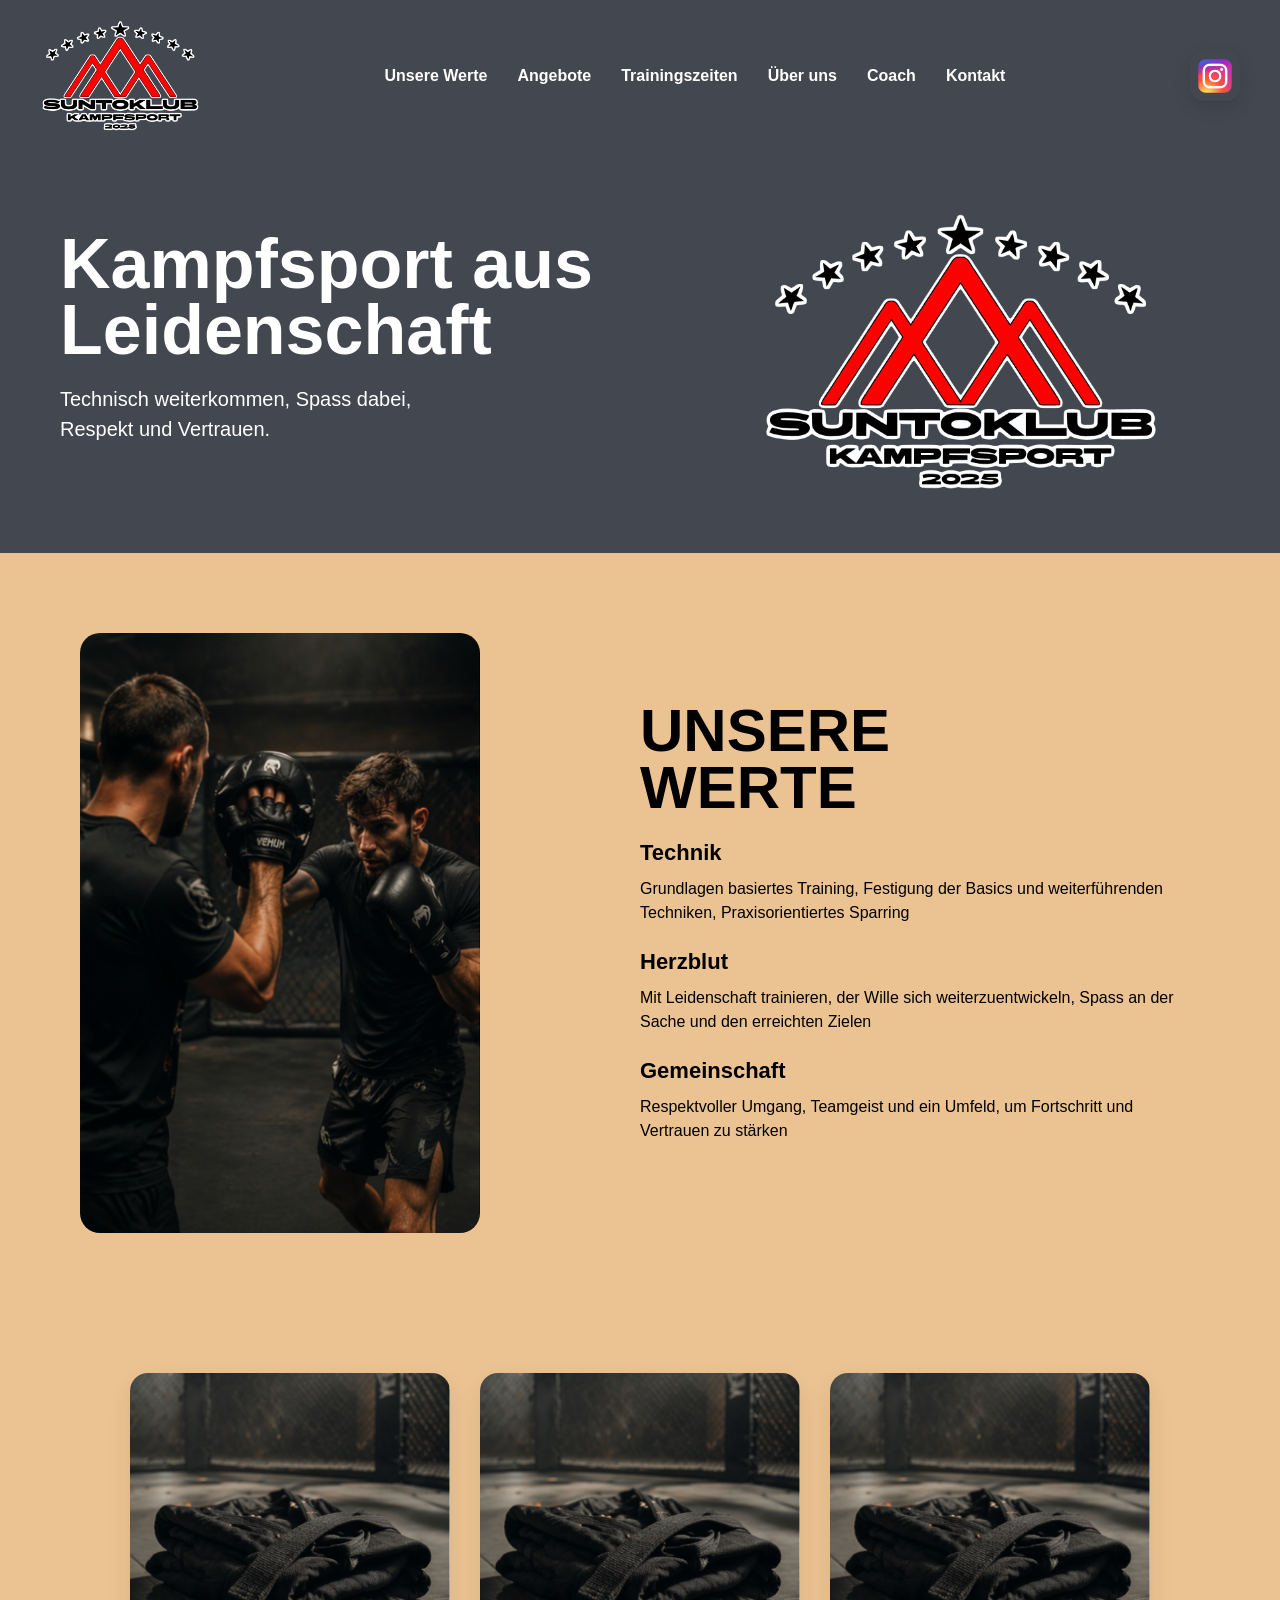
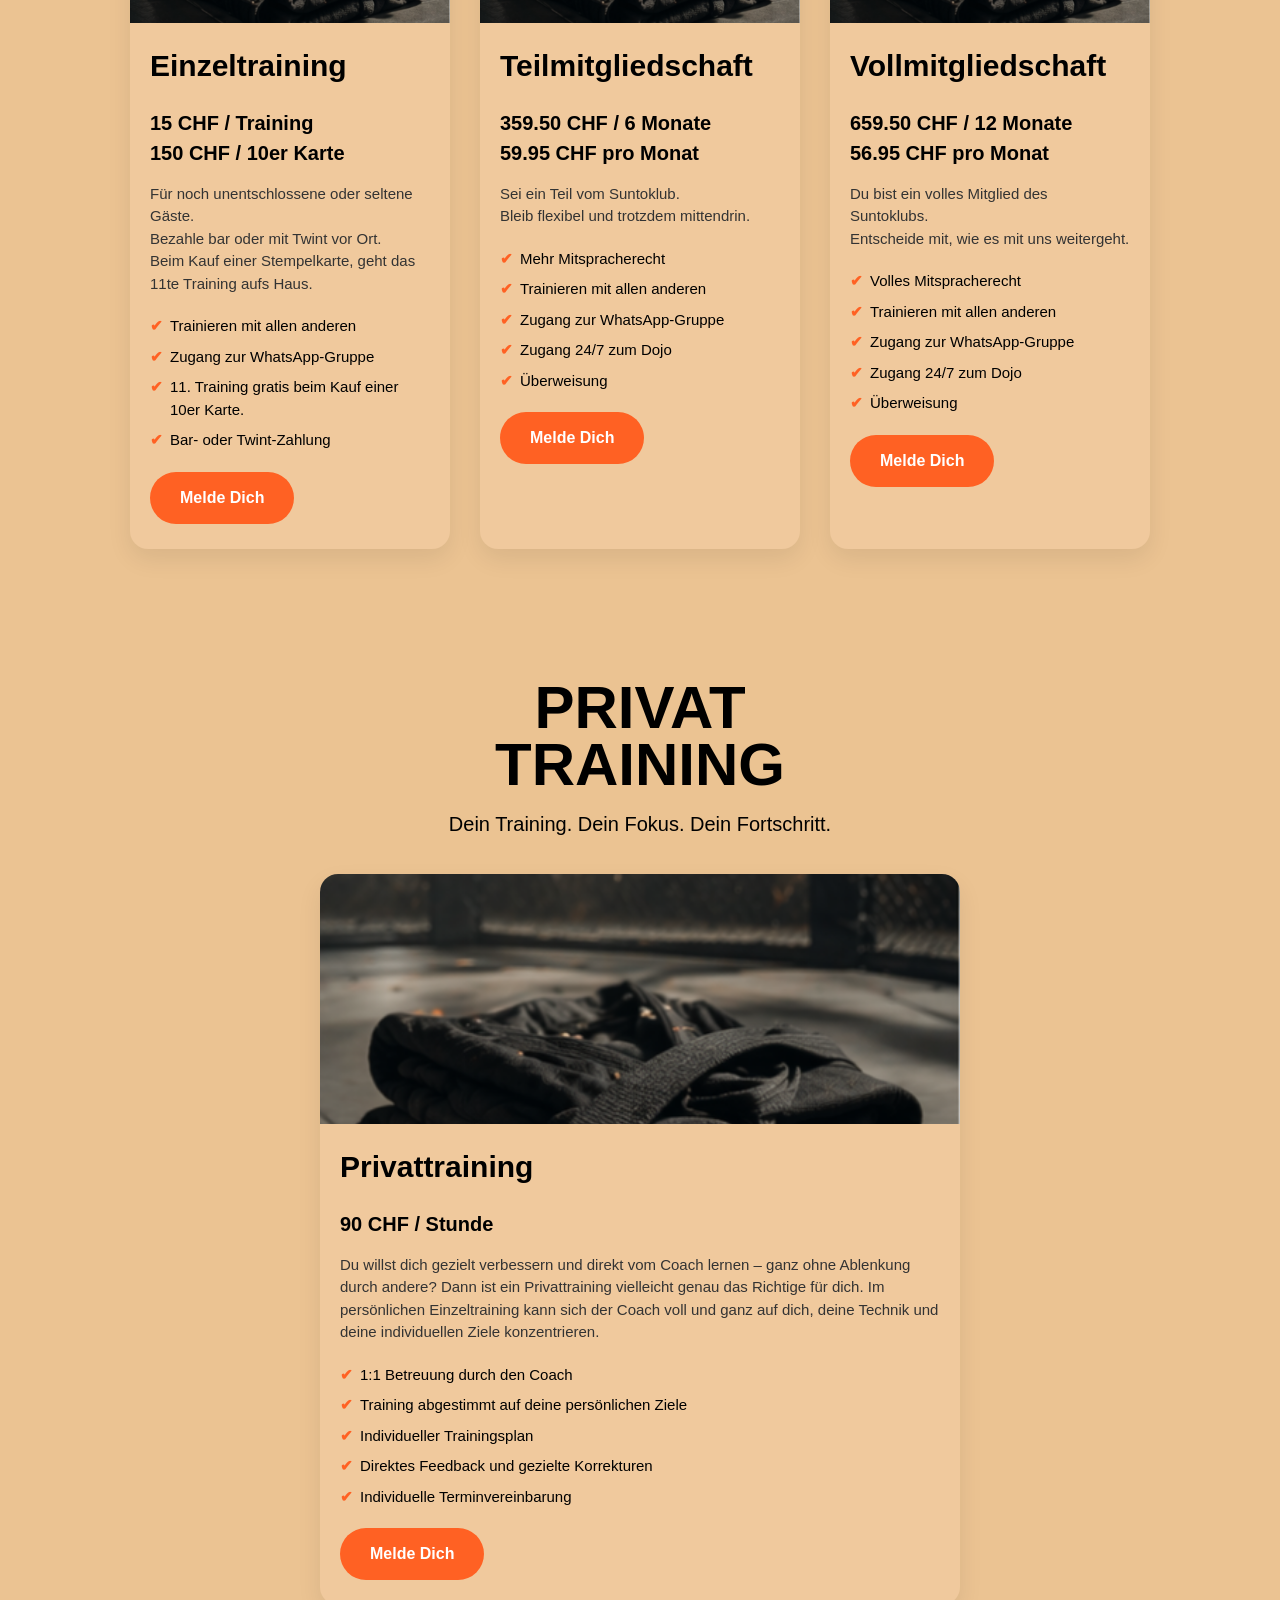
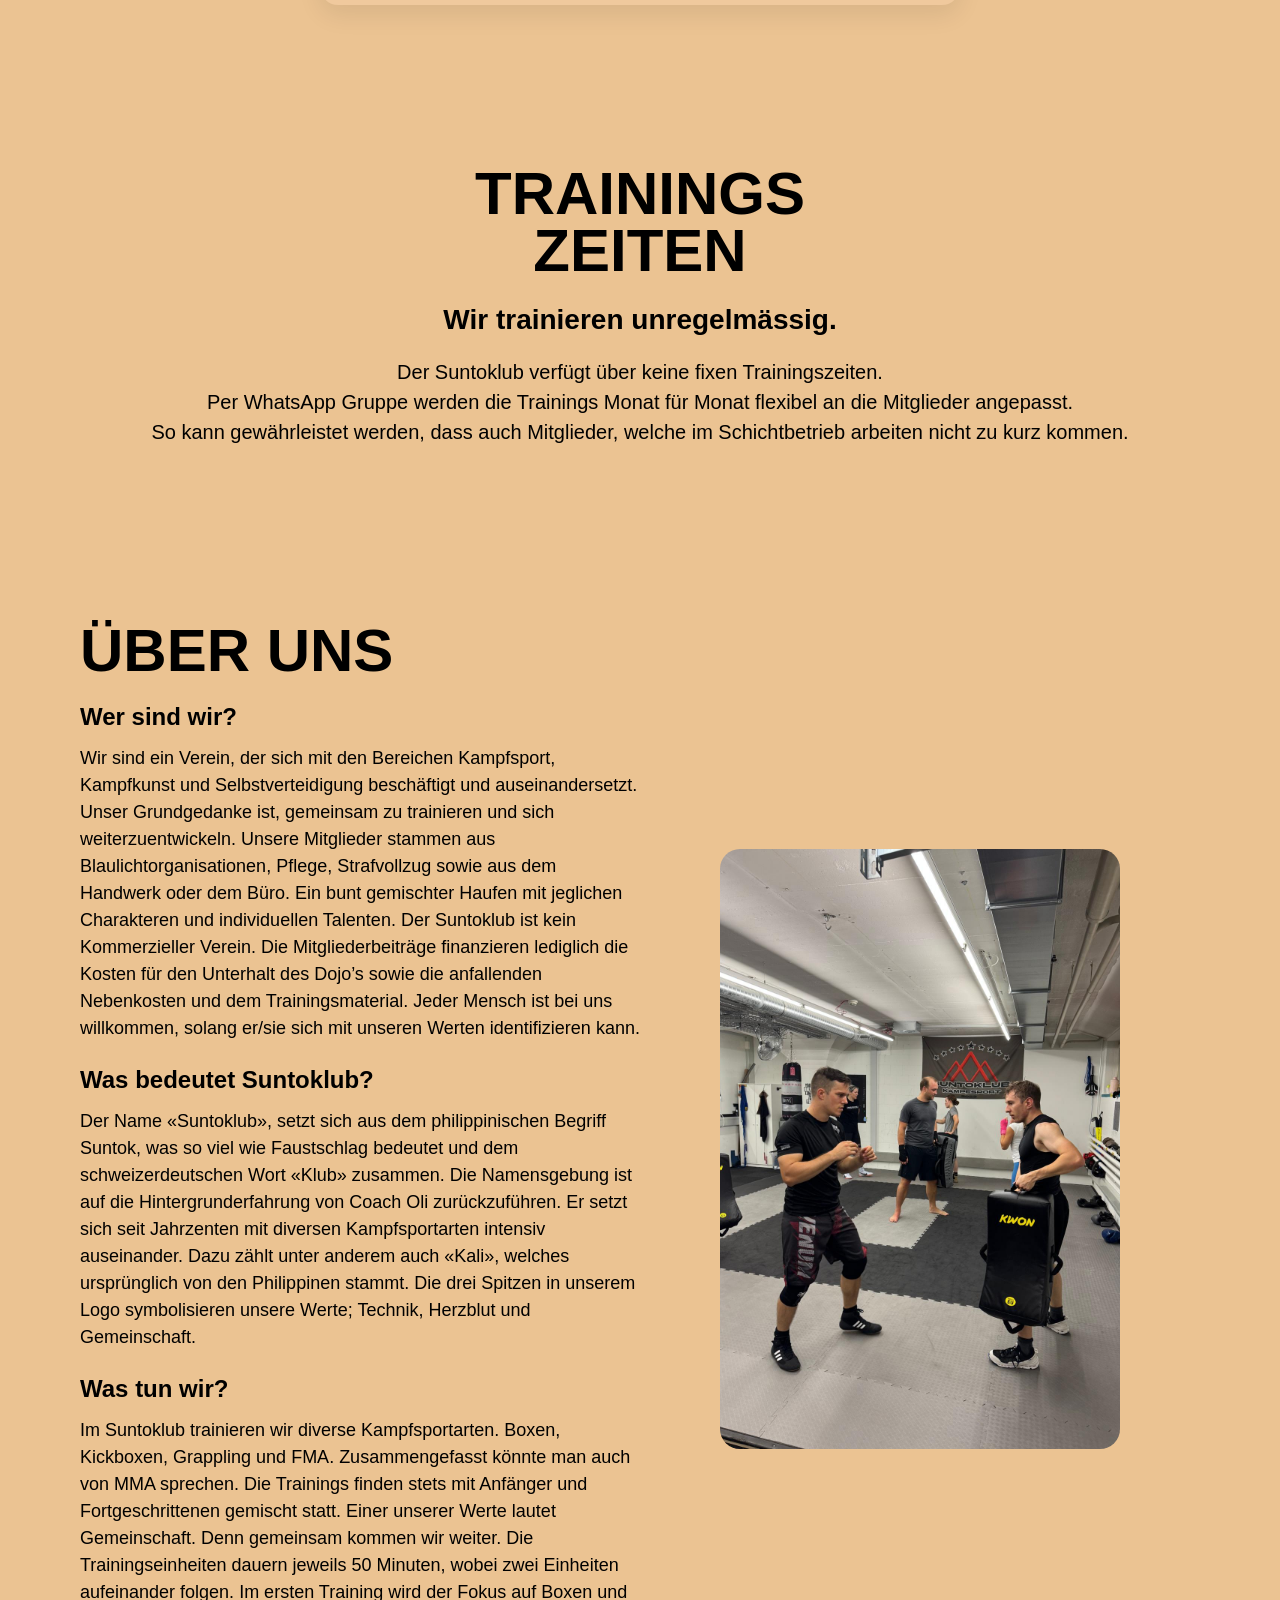
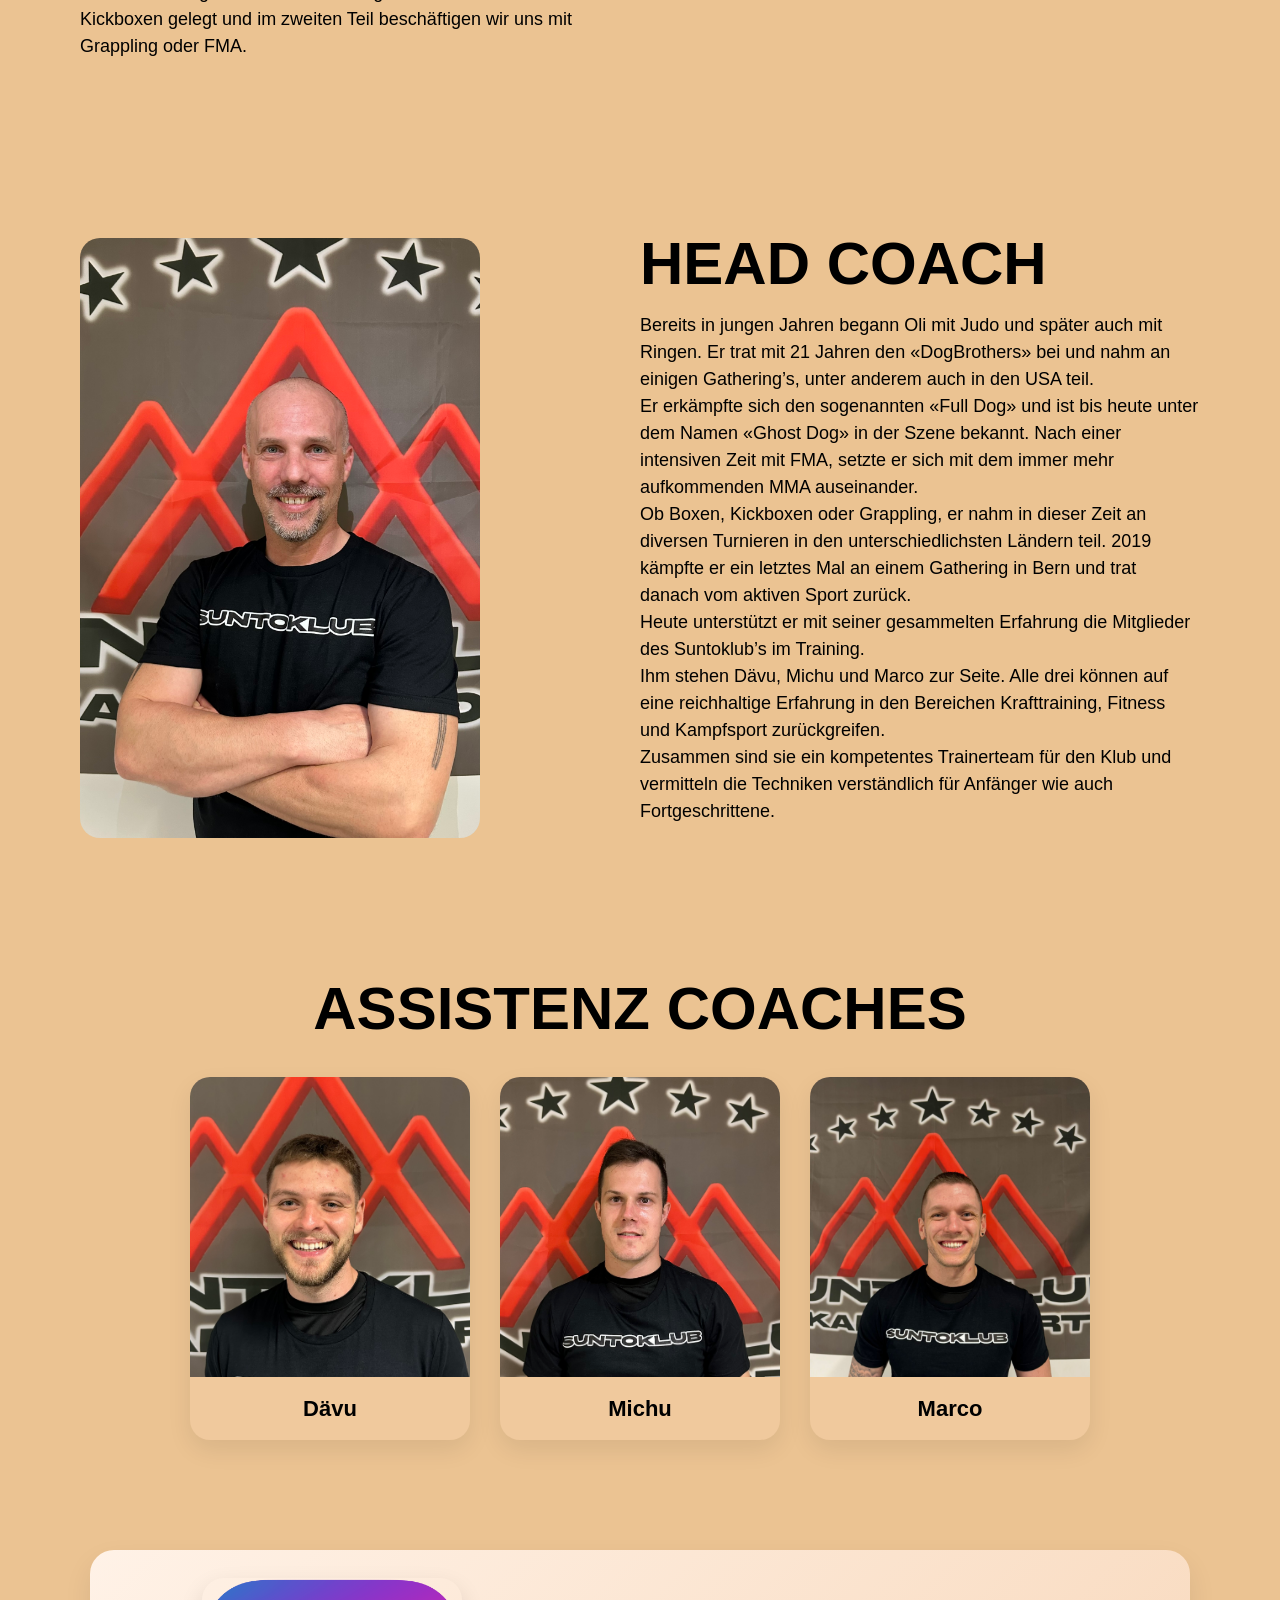
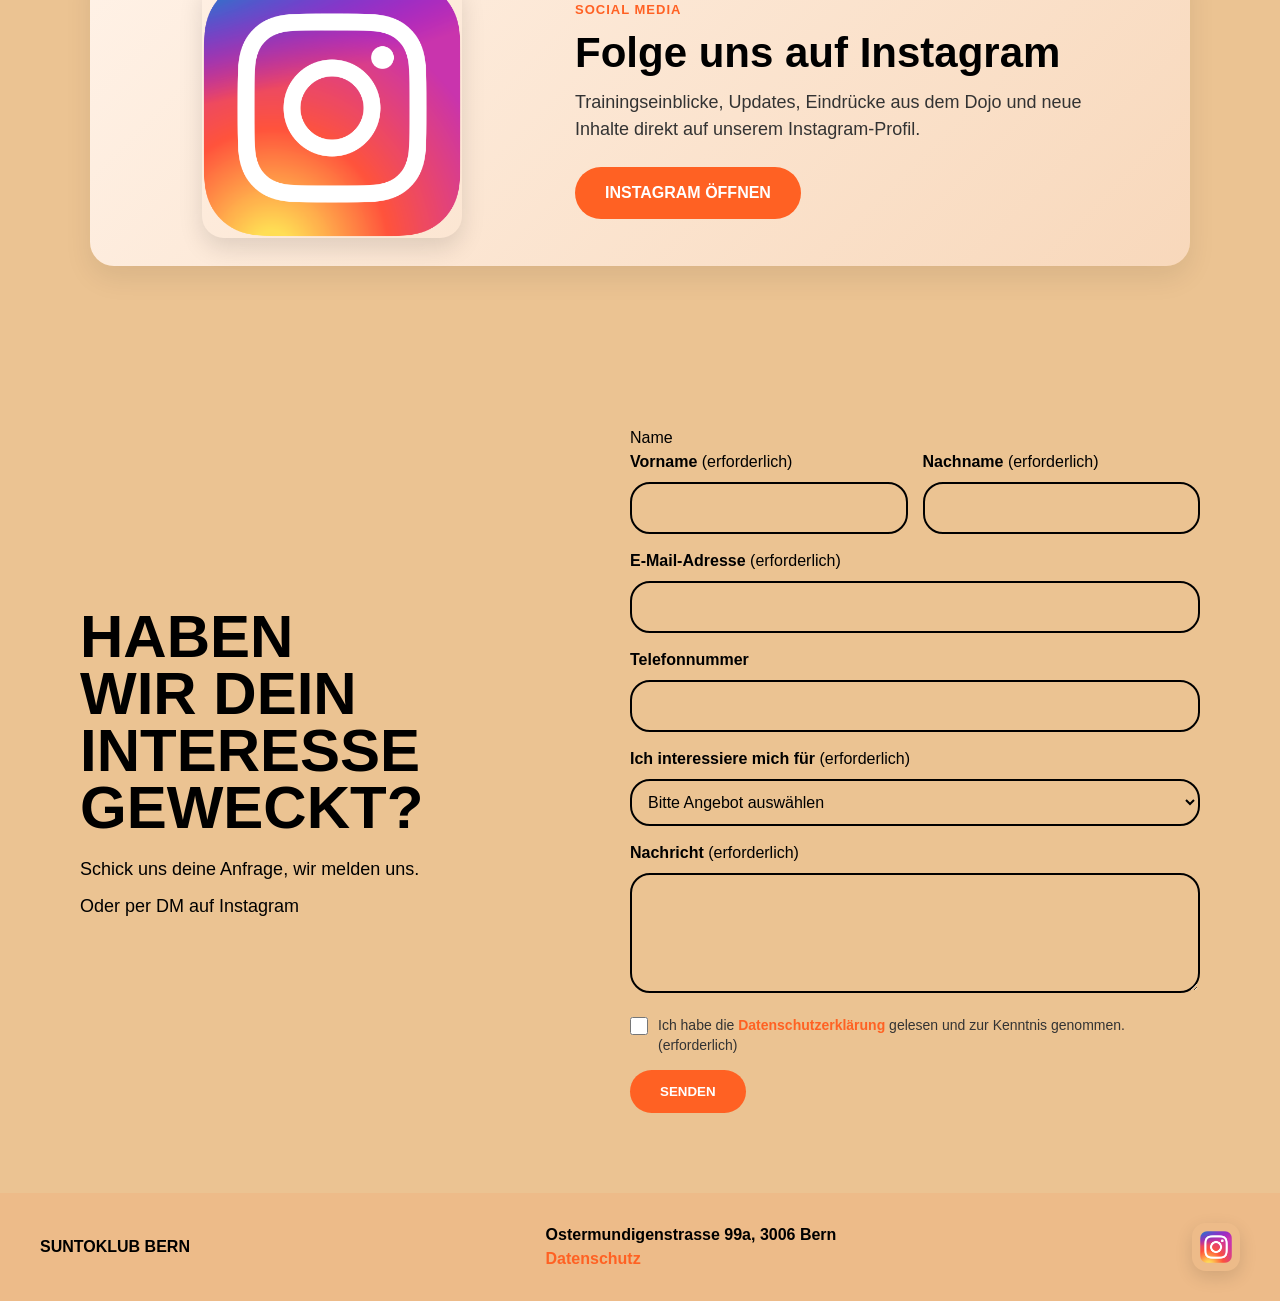
<file: index.html>
<!DOCTYPE html>
<html lang="de">
<head>
  <meta charset="UTF-8" />
  <meta name="viewport" content="width=device-width, initial-scale=1.0" />

  <title>Suntoklub</title>

  <meta
    name="description"
    content="Suntoklub bietet Kampfsport Training, Einzeltraining und Coaching in der Schweiz. Professionelles Training, persönliche Betreuung und flexible Angebote."
  />
  <meta
    name="keywords"
    content="Suntoklub, Kampfsport, Kampfsport Training, Einzeltraining, Coaching, Selbstverteidigung, Training Schweiz"
  />
  <meta name="author" content="Suntoklub" />
  <meta name="robots" content="index, follow" />

  <meta property="og:title" content="Suntoklub" />
  <meta
    property="og:description"
    content="Professionelles Kampfsport Training, Einzeltraining und Coaching beim Suntoklub in der Schweiz."
  />
  <meta property="og:type" content="website" />
  <meta property="og:url" content="https://suntoklub.ch/" />
  <meta property="og:image" content="https://suntoklub.ch/img/v2 fin_v3_vect.png" />

  <meta name="twitter:card" content="summary_large_image" />
  <meta name="twitter:title" content="Suntoklub" />
  <meta
    name="twitter:description"
    content="Professionelles Kampfsport Training, Einzeltraining und Coaching beim Suntoklub in der Schweiz."
  />
  <meta name="twitter:image" content="https://suntoklub.ch/img/v2 fin_v3_vect.png" />

  <link rel="canonical" href="https://suntoklub.ch/" />

  <!-- Favicons -->
  <link rel="icon" type="image/png" sizes="192x192" href="/img/v2%20fin_v3_vect.png" />
  <link rel="shortcut icon" type="image/png" href="/img/v2%20fin_v3_vect.png" />
  <link rel="apple-touch-icon" href="/img/v2%20fin_v3_vect.png" />

  <link rel="stylesheet" href="style.css" />

  <style>
    .private-training-section {
      padding: 70px 60px 80px;
      text-align: center;
    }

    .private-training-header {
      margin-bottom: 35px;
    }

    .private-training-header h2 {
      font-size: 60px;
      line-height: 0.95;
      margin-bottom: 16px;
    }

    .private-training-header p {
      font-size: 20px;
    }

    .private-training-section .pricing-card {
      margin: 0 auto;
      text-align: left;
      max-width: 640px;
    }

    @media (max-width: 900px) {
      .private-training-section {
        padding-left: 24px;
        padding-right: 24px;
      }

      .private-training-header h2 {
        font-size: 42px;
      }
    }

    @media (max-width: 700px) {
      .private-training-header h2 {
        font-size: 34px;
      }

      .private-training-header p {
        font-size: 16px;
      }

      .private-training-section .pricing-card {
        max-width: 100%;
      }
    }
  
    .input-group select {
      width: 100%;
      padding: 12px;
      border: 2px solid #000;
      border-radius: 20px;
      background: transparent;
      font: inherit;
      cursor: pointer;
    }

  
    .privacy-note {
      margin-top: 8px;
      margin-bottom: 6px;
      font-size: 14px;
      line-height: 1.5;
      color: #333;
    }

    .privacy-note a,
    .privacy-link {
      color: #ff6123;
      font-weight: 800;
      text-decoration: none;
    }

    .privacy-note a:hover,
    .privacy-link:hover {
      text-decoration: underline;
    }

  
    .privacy-consent {
      display: flex;
      align-items: flex-start;
      gap: 10px;
      margin: 10px 0 4px;
      font-size: 14px;
      line-height: 1.45;
      color: #333;
    }

    .privacy-consent input[type="checkbox"] {
      width: 18px;
      height: 18px;
      margin-top: 2px;
      flex: 0 0 auto;
      accent-color: #ff6123;
      cursor: pointer;
    }

    .privacy-consent label {
      cursor: pointer;
    }

    .privacy-consent a {
      color: #ff6123;
      font-weight: 800;
      text-decoration: none;
    }

    .privacy-consent a:hover {
      text-decoration: underline;
    }

    .privacy-consent span {
      font-weight: 400;
    }

  </style>

</head>
<body>
  <header class="navbar">
    <div class="logo">
      <img src="img/v2 fin_v3_vect.png" alt="Suntoklub Logo" />
    </div>

    <nav class="nav-links">
      <a href="#werte">Unsere Werte</a>
      <a href="#services">Angebote</a>
      <a href="#trainingszeiten">Trainingszeiten</a>
      <a href="#about">Über uns</a>
      <a href="#coach">Coach</a>
      <a href="#kontakt">Kontakt</a>
    </nav>

    <div class="header-actions">
      <a
        class="instagram-icon-link"
        href="https://www.instagram.com/suntoklub_be/"
        target="_blank"
        rel="noopener noreferrer"
        aria-label="Instagram"
      >
        <img src="img/Instagram_logo_2016.svg.png" alt="Instagram" />
      </a>

    </div>
  </header>

  <section class="hero">
    <div class="hero-text">
      <h1>Kampfsport aus Leidenschaft</h1>
      <p>
        Technisch weiterkommen, Spass dabei,<br />
        Respekt und Vertrauen.
      </p>
    </div>

    <div class="hero-image">
      <img src="img/v2 fin_v3_vect.png" alt="Suntoklub Kampfsport" />
    </div>
  </section>
  
  <section class="values-section" id="werte">
    <div class="values-image">
      <img src="img/1.png" alt="MMA Training" />
    </div>

    <div class="values-text">
      <h2>UNSERE<br />WERTE</h2>

      <div class="values-list">
        <div class="value-item">
          <h3>Technik</h3>
          <p>
            Grundlagen basiertes Training, Festigung der Basics und weiterführenden Techniken,
            Praxisorientiertes Sparring

          </p>
        </div>

        <div class="value-item">
          <h3>Herzblut</h3>
          <p>
            Mit Leidenschaft trainieren, der Wille sich weiterzuentwickeln, Spass an der Sache und den erreichten Zielen
            
          </p>
        </div>

        <div class="value-item">
          <h3>Gemeinschaft</h3>
          <p>
            Respektvoller Umgang, Teamgeist und ein Umfeld,
             um Fortschritt und Vertrauen zu stärken
          </p>
        </div>
      </div>

    </div>
  </section>
  
  <section class="pricing-section" id="services">
    <div class="pricing-card">
      <img src="img/2.png" alt="Einzeltraining" />
      <h3>Einzeltraining</h3>
      <p class="price">
        15 CHF / Training<br />
        150 CHF / 10er Karte
      </p>
      <p class="desc">
        Für noch unentschlossene oder seltene Gäste.
        <br/> Bezahle bar oder mit Twint vor Ort. 
        <br/> Beim Kauf einer Stempelkarte, geht das 11te Training aufs Haus.

      </p>
      <ul class="benefits">
        <li>Trainieren mit allen anderen</li>
        <li>Zugang zur WhatsApp-Gruppe</li>
        <li>11. Training gratis beim Kauf einer 10er Karte.</li>
        <li>Bar- oder Twint-Zahlung</li>
      </ul>
      <a href="#kontakt" class="btn btn-orange offer-btn" data-offer="Einzeltraining">Melde Dich</a>
    </div>

    <div class="pricing-card">
      <img src="img/2.png" alt="Teilmitgliedschaft" />
      <h3>Teilmitgliedschaft</h3>
      <p class="price">
        359.50 CHF / 6 Monate<br />
        59.95 CHF pro Monat
      </p>
      <p class="desc">
        Sei ein Teil vom Suntoklub.
        <br/> Bleib flexibel und trotzdem mittendrin.
      </p>
      <ul class="benefits">
        <li>Mehr Mitspracherecht</li>
        <li>Trainieren mit allen anderen</li>
        <li>Zugang zur WhatsApp-Gruppe</li>
        <li>Zugang 24/7 zum Dojo</li>
        <li>Überweisung</li>
      </ul>
      <a href="#kontakt" class="btn btn-orange offer-btn" data-offer="Teilmitgliedschaft">Melde Dich</a>
    </div>

    <div class="pricing-card">
      <img src="img/2.png" alt="Vollmitglied" />
      <h3>Vollmitgliedschaft</h3>
      <p class="price">
        659.50 CHF / 12 Monate<br />
        56.95 CHF pro Monat
      </p>
      <p class="desc">
        Du bist ein volles Mitglied des Suntoklubs.
        <br/>Entscheide mit, wie es mit uns weitergeht.
      </p>
      <ul class="benefits">
        <li>Volles Mitspracherecht</li>
        <li>Trainieren mit allen anderen</li>
        <li>Zugang zur WhatsApp-Gruppe</li>
        <li>Zugang 24/7 zum Dojo</li>
        <li>Überweisung</li>
      </ul>
      <a href="#kontakt" class="btn btn-orange offer-btn" data-offer="Vollmitgliedschaft">Melde Dich</a>
    </div>
  </section>

  

  <section class="private-training-section" id="privattraining">
    <div class="private-training-header">
      <h2>PRIVAT<br />TRAINING</h2>
      <p>Dein Training. Dein Fokus. Dein Fortschritt.</p>
    </div>

    <div class="pricing-card">
      <img src="img/2.png" alt="Privattraining" />
      <h3>Privattraining</h3>

      <p class="price">90 CHF / Stunde</p>

      <p class="desc">
        Du willst dich gezielt verbessern und direkt vom Coach lernen – ganz ohne Ablenkung durch andere?
        Dann ist ein Privattraining vielleicht genau das Richtige für dich.
        Im persönlichen Einzeltraining kann sich der Coach voll und ganz auf dich, deine Technik
        und deine individuellen Ziele konzentrieren.
      </p>

      <ul class="benefits">
        <li>1:1 Betreuung durch den Coach</li>
        <li>Training abgestimmt auf deine persönlichen Ziele</li>
        <li>Individueller Trainingsplan</li>
        <li>Direktes Feedback und gezielte Korrekturen</li>
        <li>Individuelle Terminvereinbarung</li>
      </ul>

      <a href="#kontakt" class="btn btn-orange offer-btn" data-offer="Privattraining">Melde Dich</a>
    </div>
  </section>

  <section class="training-section" id="trainingszeiten">
    <div class="training-text">
      <h2>TRAININGS<br />ZEITEN</h2>

      <h3>Wir trainieren unregelmässig.</h3>
      <p>
        Der Suntoklub verfügt über keine fixen Trainingszeiten.
        <br /> Per WhatsApp Gruppe werden die Trainings Monat für Monat flexibel an die Mitglieder angepasst.
        <br /> So kann gewährleistet werden, dass auch Mitglieder, welche im Schichtbetrieb arbeiten nicht zu kurz kommen.

      </p>


    </div>
  </section>

<section class="about-section" id="about">
    <div class="about-text">
      <h2>ÜBER UNS</h2>

      <h3>  Wer sind wir?</h3>
      <p>
      Wir sind ein Verein, der sich mit den Bereichen Kampfsport, Kampfkunst und Selbstverteidigung beschäftigt und auseinandersetzt.
      Unser Grundgedanke ist, gemeinsam zu trainieren und sich weiterzuentwickeln. Unsere Mitglieder stammen aus Blaulichtorganisationen, Pflege, Strafvollzug sowie aus dem Handwerk oder dem Büro.
      Ein bunt gemischter Haufen mit jeglichen Charakteren und individuellen Talenten. Der Suntoklub ist kein Kommerzieller Verein.
      Die Mitgliederbeiträge finanzieren lediglich die Kosten für den Unterhalt des Dojo’s sowie die anfallenden Nebenkosten und dem Trainingsmaterial. 
      Jeder Mensch ist bei uns willkommen, solang er/sie sich mit unseren Werten identifizieren kann.
      </p>

      <h3>Was bedeutet Suntoklub?</h3>
      <p>
        Der Name «Suntoklub», setzt sich aus dem philippinischen Begriff Suntok, was so viel wie Faustschlag bedeutet und dem schweizerdeutschen Wort «Klub» zusammen.
        Die Namensgebung ist auf die Hintergrunderfahrung von Coach Oli zurückzuführen. Er setzt sich seit Jahrzenten mit diversen Kampfsportarten intensiv auseinander.
        Dazu zählt unter anderem auch «Kali», welches ursprünglich von den Philippinen stammt. Die drei Spitzen in unserem Logo symbolisieren unsere Werte; Technik, Herzblut und Gemeinschaft.
      </p>

      <h3>Was tun wir?</h3>
      <p>
        Im Suntoklub trainieren wir diverse Kampfsportarten.
        Boxen, Kickboxen, Grappling und FMA. Zusammengefasst könnte man auch von MMA sprechen.
        Die Trainings finden stets mit Anfänger und Fortgeschrittenen gemischt statt.
        Einer unserer Werte lautet Gemeinschaft. Denn gemeinsam kommen wir weiter.
        Die Trainingseinheiten dauern jeweils 50 Minuten, wobei zwei Einheiten aufeinander folgen.
        Im ersten Training wird der Fokus auf Boxen und Kickboxen gelegt und im zweiten Teil beschäftigen wir uns mit Grappling oder FMA.
      </p>

    </div>

    <div class="about-image">
      <img src="img/training_1.jpeg" alt="Suntoklub Training" />
    </div>
  </section>

  <section class="coach-section" id="coach">
    <div class="coach-image">
      <img src="img/Oli.JPEG" alt="Coach Suntoklub" />
    </div>

    <div class="coach-text">
      <h2>HEAD COACH</h2>
      

      <p>
        Bereits in jungen Jahren begann Oli mit Judo und später auch mit Ringen. Er trat mit 21 Jahren den «DogBrothers» bei und nahm an einigen Gathering’s, unter anderem auch in den USA teil.
        <br /> Er erkämpfte sich den sogenannten «Full Dog» und ist bis heute unter dem Namen «Ghost Dog» in der Szene bekannt. Nach einer intensiven Zeit mit FMA, setzte er sich mit dem immer mehr aufkommenden MMA auseinander.
        <br /> Ob Boxen, Kickboxen oder Grappling, er nahm in dieser Zeit an diversen Turnieren in den unterschiedlichsten Ländern teil. 2019 kämpfte er ein letztes Mal an einem Gathering in Bern und trat danach vom aktiven Sport zurück.
        <br /> Heute unterstützt er mit seiner gesammelten Erfahrung die Mitglieder des Suntoklub’s im Training.
        <br /> Ihm stehen Dävu, Michu und Marco zur Seite. Alle drei können auf eine reichhaltige Erfahrung in den Bereichen Krafttraining, Fitness und Kampfsport zurückgreifen.
        <br /> Zusammen sind sie ein kompetentes Trainerteam für den Klub und vermitteln die Techniken verständlich für Anfänger wie auch Fortgeschrittene.

      </p>

    
    </div>
  </section>

  <section class="assistants-section">
  <h2>ASSISTENZ COACHES</h2>

  <div class="assistants-grid">
    <div class="assistant-card">
      <img src="img/däfu.JPEG" alt="Assistenz Coach 1" />
      <h3>Dävu</h3>
    </div>

    <div class="assistant-card">
      <img src="img/Mischu.png" alt="Assistenz Coach 2" />
      <h3>Michu</h3>
    </div>

    <div class="assistant-card">
      <img src="img/vega.png" alt="Assistenz Coach 3" />
      <h3>Marco</h3>
    </div>
  </div>
</section>

  <section class="instagram-section" id="instagram">
    <div class="instagram-card">
      <div class="instagram-card-image">
        <a
          href="https://www.instagram.com/suntoklub_be/"
          target="_blank"
          rel="noopener noreferrer"
        >
          <img src="img/Instagram_logo_2016.svg.png" alt="Instagram Suntoklub" />
        </a>
      </div>

      <div class="instagram-card-content">
        <span class="instagram-label">SOCIAL MEDIA</span>
        <h2>Folge uns auf Instagram</h2>
        <p>
          Trainingseinblicke, Updates, Eindrücke aus dem Dojo und neue Inhalte
          direkt auf unserem Instagram-Profil.
        </p>
        <a
          class="btn btn-orange"
          href="https://www.instagram.com/suntoklub_be/"
          target="_blank"
          rel="noopener noreferrer"
        >
          INSTAGRAM ÖFFNEN
        </a>
      </div>
    </div>
  </section>

  <section class="contact-section" id="kontakt">
    <div class="contact-left">
      <h2>
        HABEN<br />
        WIR DEIN<br />
        INTERESSE<br />
        GEWECKT?
      </h2>
      <p>Schick uns deine Anfrage, wir melden uns.</p>
      <p>Oder per DM auf Instagram</p>
    </div>

    <div class="contact-right">
      <form
        class="contact-form"
        action="https://formsubmit.co/suntoklub@outlook.com"
        method="POST"
      >
        <label>Name</label>

        <div class="form-row">
          <div class="input-group">
            <label for="vorname">Vorname <span>(erforderlich)</span></label>
            <input type="text" id="vorname" name="Vorname" required />
          </div>

          <div class="input-group">
            <label for="nachname">Nachname <span>(erforderlich)</span></label>
            <input type="text" id="nachname" name="Nachname" required />
          </div>
        </div>

        <div class="input-group">
          <label for="email">E-Mail-Adresse <span>(erforderlich)</span></label>
          <input type="email" id="email" name="E-Mail" required />
        </div>

        <div class="input-group">
          <label for="telefon">Telefonnummer</label>
          <input type="tel" id="telefon" name="Telefonnummer" autocomplete="tel" />
        </div>

        <div class="input-group">
          <label for="angebot">Ich interessiere mich für <span>(erforderlich)</span></label>
          <select id="angebot" name="Angebot" required>
            <option value="" selected disabled>Bitte Angebot auswählen</option>
            <option value="Einzeltraining">Einzeltraining</option>
            <option value="Teilmitgliedschaft">Teilmitgliedschaft</option>
            <option value="Vollmitgliedschaft">Vollmitgliedschaft</option>
            <option value="Privattraining">Privattraining</option>
            <option value="Allgemeine Anfrage">Allgemeine Anfrage</option>
          </select>
        </div>

        <div class="input-group">
          <label for="nachricht">Nachricht <span>(erforderlich)</span></label>
          <textarea id="nachricht" name="Nachricht" rows="6" required></textarea>
        </div>

        <input type="hidden" name="_subject" value="Neue Anfrage von suntoklub.ch" />
        <input type="hidden" name="_captcha" value="false" />
        <input type="hidden" name="_template" value="table" />
        <input type="hidden" name="_next" value="https://suntoklub.ch/danke.html" />

        <div class="privacy-consent">
          <input type="checkbox" id="datenschutz-zustimmung" name="Datenschutz akzeptiert" value="Ja" required />
          <label for="datenschutz-zustimmung">
            Ich habe die <a href="datenschutz.html" target="_blank" rel="noopener">Datenschutzerklärung</a>
            gelesen und zur Kenntnis genommen. <span>(erforderlich)</span>
          </label>
        </div>

        <button type="submit" class="btn btn-orange form-btn">SENDEN</button>
      </form>
    </div>
  </section>

  <footer class="footer">
  <div class="footer-left">SUNTOKLUB BERN</div>

  <div class="footer-center">
    <a
      href="https://www.google.com/maps/search/?api=1&query=Ostermundigenstrasse+99a%2C+3006+Bern"
      target="_blank"
      rel="noopener noreferrer"
      class="address-link"
    >
      Ostermundigenstrasse 99a, 3006 Bern
    </a>
    <br />
    <a class="privacy-link" href="datenschutz.html">Datenschutz</a>
  </div>

  <div class="footer-right">
    <a
      class="instagram-icon-link footer-instagram"
      href="https://www.instagram.com/suntoklub_be/"
      target="_blank"
      rel="noopener noreferrer"
      aria-label="Instagram"
    >
      <img src="img/Instagram_logo_2016.svg.png" alt="Instagram" />
    </a>
  </div>
</footer>

  <script>
    document.addEventListener("DOMContentLoaded", function () {
      const angebot = document.getElementById("angebot");

      document.querySelectorAll(".offer-btn").forEach(function (button) {
        button.addEventListener("click", function () {
          const selectedOffer = button.dataset.offer;
          if (angebot && selectedOffer) {
            angebot.value = selectedOffer;
          }
        });
      });
    });
  </script>

</body>
</html>
</file>
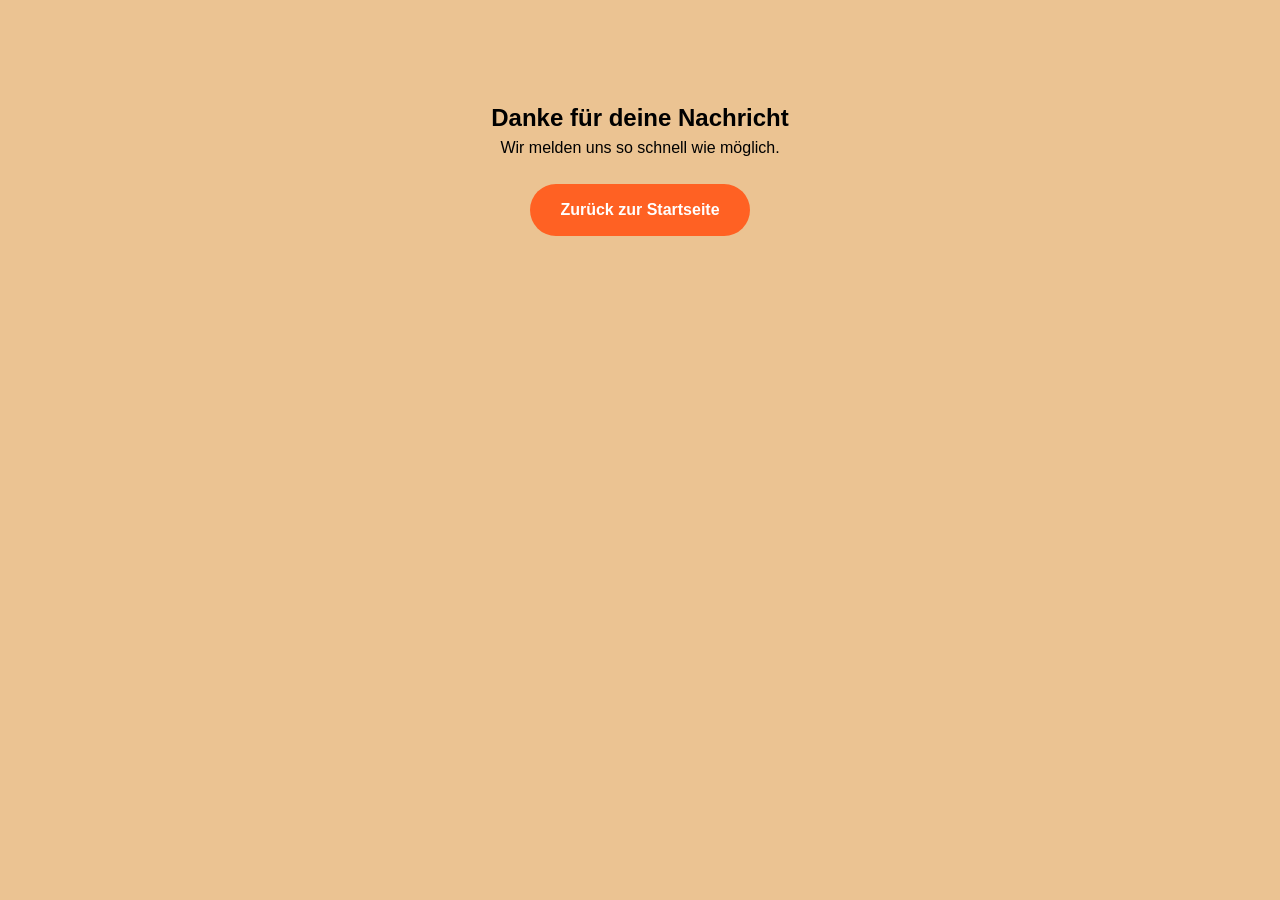
<file: danke.html>
<!DOCTYPE html>
<html lang="de">
<head>
  <meta charset="UTF-8" />
  <meta name="viewport" content="width=device-width, initial-scale=1.0" />
  <title>Danke | Suntoklub</title>
  <link rel="stylesheet" href="style.css" />
</head>
<body>
  <section style="padding: 100px 20px; text-align: center;">
    <h1>Danke für deine Nachricht</h1>
    <p>Wir melden uns so schnell wie möglich.</p>
    <br />
    <a href="index.html" class="btn btn-orange">Zurück zur Startseite</a>
  </section>
</body>
</html>
</file>
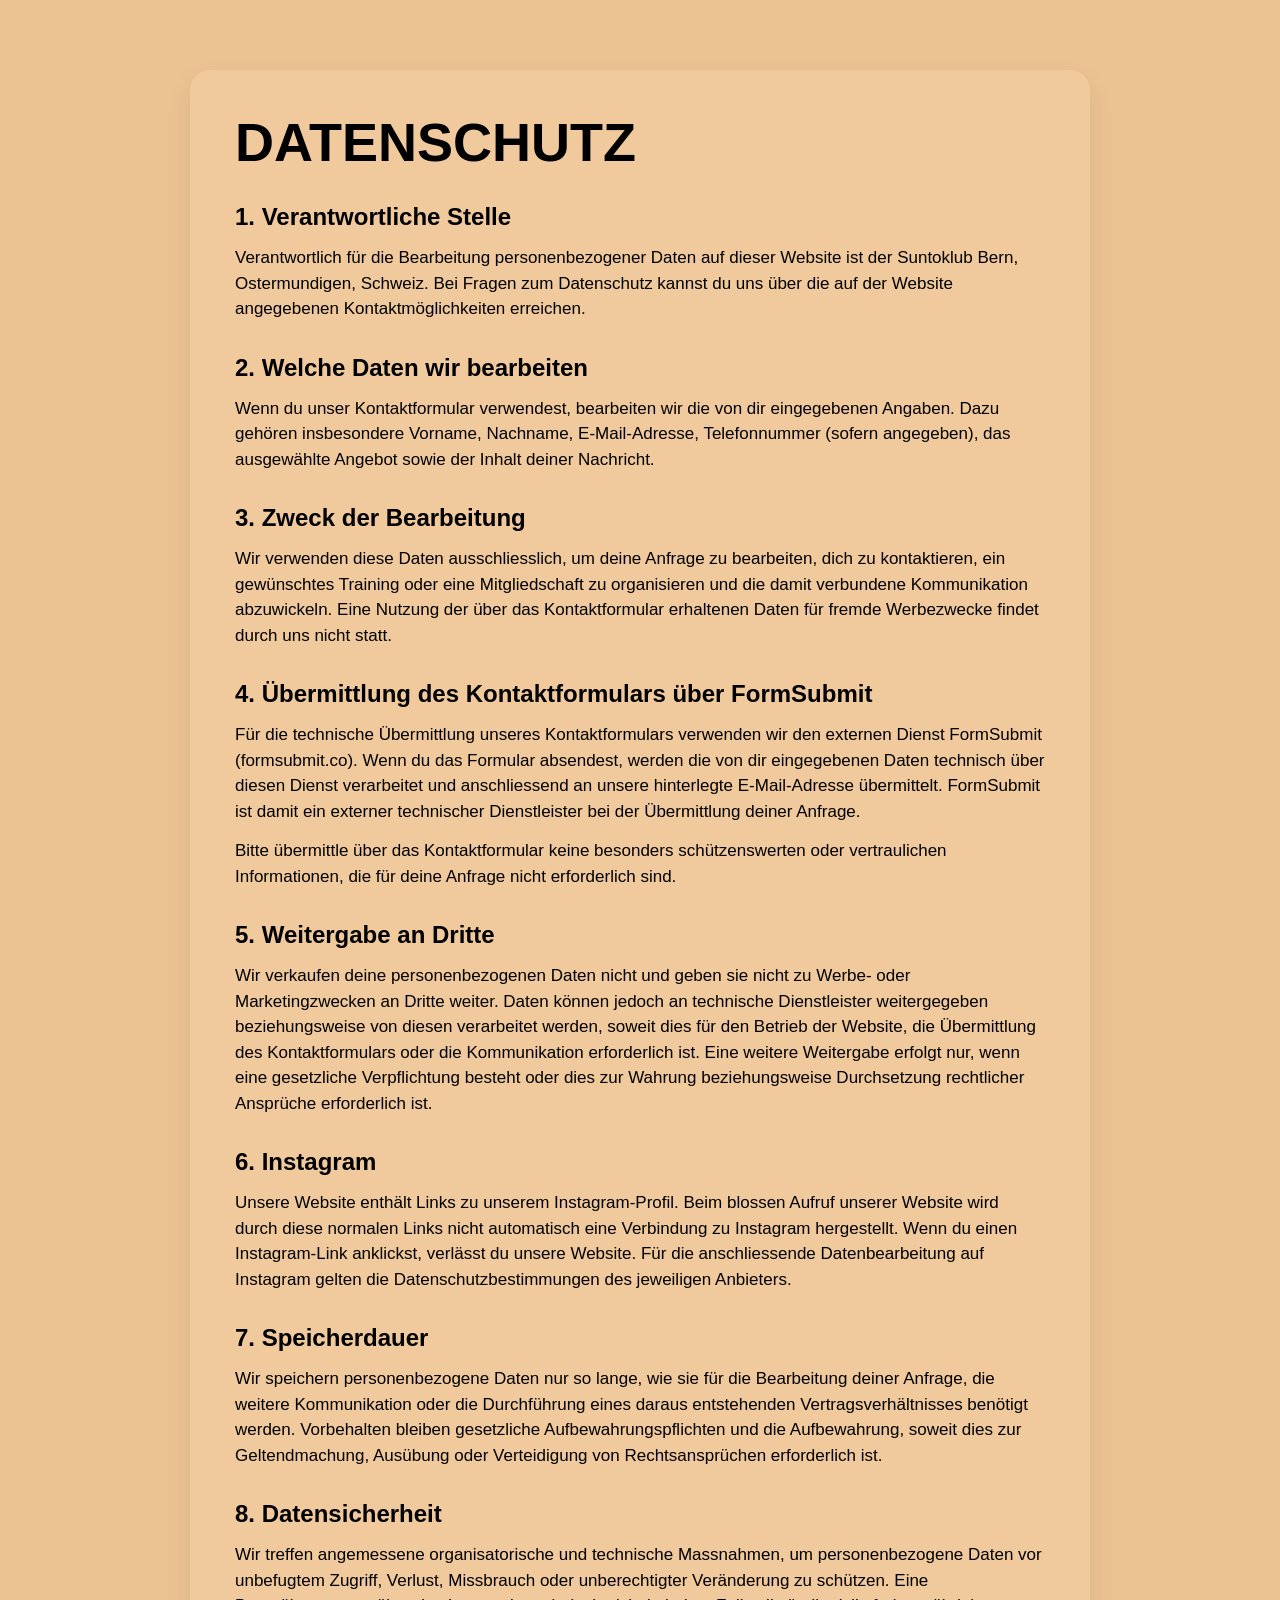
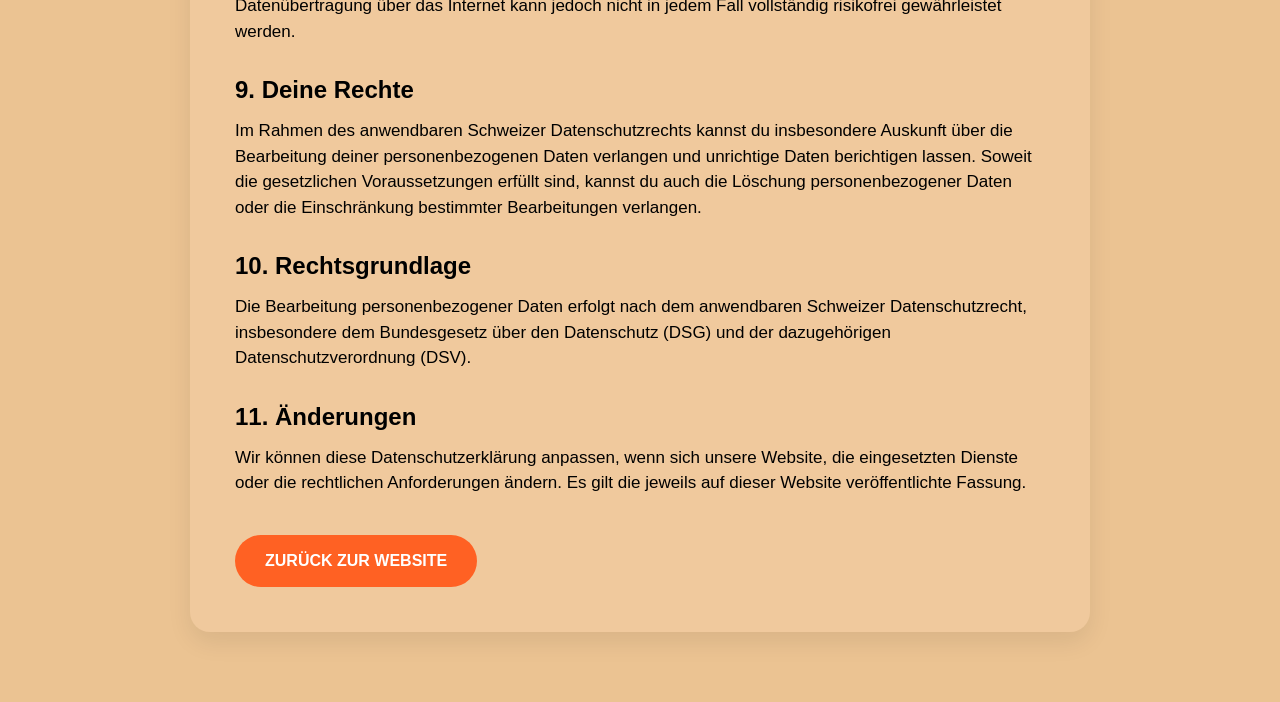
<file: datenschutz.html>
<!DOCTYPE html>
<html lang="de">
<head>
  <meta charset="UTF-8" />
  <meta name="viewport" content="width=device-width, initial-scale=1.0" />
  <title>Datenschutz | Suntoklub</title>
  <link rel="icon" type="image/png" href="img/v2 fin_v3_vect.png" />
  <link rel="stylesheet" href="style.css" />
  <style>
    .privacy-page {
      min-height: 100vh;
      background: #ebc392;
      color: #000;
      padding: 70px 24px;
    }
    .privacy-container {
      max-width: 900px;
      margin: 0 auto;
      background: #f0c99d;
      border-radius: 20px;
      padding: 45px;
      box-shadow: 0 10px 24px rgba(0,0,0,.08);
    }
    .privacy-container h1 {
      font-size: 54px;
      line-height: 1;
      margin-bottom: 30px;
    }
    .privacy-container h2 {
      font-size: 24px;
      margin-top: 28px;
      margin-bottom: 10px;
    }
    .privacy-container p {
      font-size: 17px;
      margin-bottom: 14px;
    }
    .privacy-container a {
      color: #ff6123;
      font-weight: 800;
    }
    .privacy-back {
      display: inline-block;
      margin-top: 25px;
      padding: 14px 30px;
      border-radius: 30px;
      background: #ff6123;
      color: #fff !important;
      font-weight: 800;
    }
    @media (max-width: 700px) {
      .privacy-container { padding: 28px 22px; }
      .privacy-container h1 { font-size: 36px; }
      .privacy-container p { font-size: 16px; }
    }
  </style>
</head>
<body>
  <main class="privacy-page">
    <div class="privacy-container">
      <h1>DATENSCHUTZ</h1>

      <h2>1. Verantwortliche Stelle</h2>
      <p>
        Verantwortlich für die Bearbeitung personenbezogener Daten auf dieser Website ist der
        Suntoklub Bern, Ostermundigen, Schweiz. Bei Fragen zum Datenschutz kannst du uns über
        die auf der Website angegebenen Kontaktmöglichkeiten erreichen.
      </p>

      <h2>2. Welche Daten wir bearbeiten</h2>
      <p>
        Wenn du unser Kontaktformular verwendest, bearbeiten wir die von dir eingegebenen Angaben.
        Dazu gehören insbesondere Vorname, Nachname, E-Mail-Adresse, Telefonnummer (sofern angegeben),
        das ausgewählte Angebot sowie der Inhalt deiner Nachricht.
      </p>

      <h2>3. Zweck der Bearbeitung</h2>
      <p>
        Wir verwenden diese Daten ausschliesslich, um deine Anfrage zu bearbeiten, dich zu kontaktieren,
        ein gewünschtes Training oder eine Mitgliedschaft zu organisieren und die damit verbundene
        Kommunikation abzuwickeln. Eine Nutzung der über das Kontaktformular erhaltenen Daten für
        fremde Werbezwecke findet durch uns nicht statt.
      </p>

      <h2>4. Übermittlung des Kontaktformulars über FormSubmit</h2>
      <p>
        Für die technische Übermittlung unseres Kontaktformulars verwenden wir den externen Dienst
        FormSubmit (formsubmit.co). Wenn du das Formular absendest, werden die von dir eingegebenen
        Daten technisch über diesen Dienst verarbeitet und anschliessend an unsere hinterlegte
        E-Mail-Adresse übermittelt. FormSubmit ist damit ein externer technischer Dienstleister bei
        der Übermittlung deiner Anfrage.
      </p>
      <p>
        Bitte übermittle über das Kontaktformular keine besonders schützenswerten oder vertraulichen
        Informationen, die für deine Anfrage nicht erforderlich sind.
      </p>

      <h2>5. Weitergabe an Dritte</h2>
      <p>
        Wir verkaufen deine personenbezogenen Daten nicht und geben sie nicht zu Werbe- oder
        Marketingzwecken an Dritte weiter. Daten können jedoch an technische Dienstleister
        weitergegeben beziehungsweise von diesen verarbeitet werden, soweit dies für den Betrieb
        der Website, die Übermittlung des Kontaktformulars oder die Kommunikation erforderlich ist.
        Eine weitere Weitergabe erfolgt nur, wenn eine gesetzliche Verpflichtung besteht oder dies
        zur Wahrung beziehungsweise Durchsetzung rechtlicher Ansprüche erforderlich ist.
      </p>

      <h2>6. Instagram</h2>
      <p>
        Unsere Website enthält Links zu unserem Instagram-Profil. Beim blossen Aufruf unserer Website
        wird durch diese normalen Links nicht automatisch eine Verbindung zu Instagram hergestellt.
        Wenn du einen Instagram-Link anklickst, verlässt du unsere Website. Für die anschliessende
        Datenbearbeitung auf Instagram gelten die Datenschutzbestimmungen des jeweiligen Anbieters.
      </p>

      <h2>7. Speicherdauer</h2>
      <p>
        Wir speichern personenbezogene Daten nur so lange, wie sie für die Bearbeitung deiner Anfrage,
        die weitere Kommunikation oder die Durchführung eines daraus entstehenden Vertragsverhältnisses
        benötigt werden. Vorbehalten bleiben gesetzliche Aufbewahrungspflichten und die Aufbewahrung,
        soweit dies zur Geltendmachung, Ausübung oder Verteidigung von Rechtsansprüchen erforderlich ist.
      </p>

      <h2>8. Datensicherheit</h2>
      <p>
        Wir treffen angemessene organisatorische und technische Massnahmen, um personenbezogene Daten
        vor unbefugtem Zugriff, Verlust, Missbrauch oder unberechtigter Veränderung zu schützen.
        Eine Datenübertragung über das Internet kann jedoch nicht in jedem Fall vollständig risikofrei
        gewährleistet werden.
      </p>

      <h2>9. Deine Rechte</h2>
      <p>
        Im Rahmen des anwendbaren Schweizer Datenschutzrechts kannst du insbesondere Auskunft über
        die Bearbeitung deiner personenbezogenen Daten verlangen und unrichtige Daten berichtigen
        lassen. Soweit die gesetzlichen Voraussetzungen erfüllt sind, kannst du auch die Löschung
        personenbezogener Daten oder die Einschränkung bestimmter Bearbeitungen verlangen.
      </p>

      <h2>10. Rechtsgrundlage</h2>
      <p>
        Die Bearbeitung personenbezogener Daten erfolgt nach dem anwendbaren Schweizer Datenschutzrecht,
        insbesondere dem Bundesgesetz über den Datenschutz (DSG) und der dazugehörigen
        Datenschutzverordnung (DSV).
      </p>

      <h2>11. Änderungen</h2>
      <p>
        Wir können diese Datenschutzerklärung anpassen, wenn sich unsere Website, die eingesetzten
        Dienste oder die rechtlichen Anforderungen ändern. Es gilt die jeweils auf dieser Website
        veröffentlichte Fassung.
      </p>

      <a class="privacy-back" href="index.html#kontakt">ZURÜCK ZUR WEBSITE</a>
    </div>
  </main>
</body>
</html>
</file>
<file: style.css>
/* RESET */
* {
  margin: 0;
  padding: 0;
  box-sizing: border-box;
}

html {
  scroll-behavior: smooth;
}

body {
  font-family: Arial, Helvetica, sans-serif;
  background: #ebc392;
  color: #000;
  line-height: 1.5;
}

/* IMAGES */
img {
  display: block;
  max-width: 100%;
}

/* LINKS */
a {
  text-decoration: none;
}

/* BUTTONS */
.btn {
  display: inline-block;
  padding: 14px 30px;
  border-radius: 30px;
  font-weight: 800;
  transition: transform 0.2s ease, opacity 0.2s ease, background 0.2s ease;
}

.btn:hover {
  transform: translateY(-2px);
}

.btn-orange {
  background: #ff6123;
  color: #fff;
}

.btn-light {
  background: #fff;
  color: #ff6123;
}

/* NAVBAR */
.navbar {
  background: #434750;
  display: flex;
  justify-content: space-between;
  align-items: center;
  gap: 24px;
  padding: 20px 40px;
  flex-wrap: wrap;
}

.logo img {
  width: 160px;
}

.nav-links {
  display: flex;
  justify-content: center;
  gap: 30px;
  flex-wrap: wrap;
}

.nav-links a {
  color: #fff;
  font-weight: 700;
  transition: opacity 0.2s ease;
}

.nav-links a:hover {
  opacity: 0.7;
}

.header-actions {
  display: flex;
  align-items: center;
  gap: 16px;
}

.instagram-icon-link {
  display: inline-flex;
  align-items: center;
  justify-content: center;
  padding: 8px;
  border-radius: 14px;
  transition: transform 0.2s ease;
  box-shadow: 0 6px 18px rgba(0, 0, 0, 0.12);
}

.instagram-icon-link:hover {
  transform: translateY(-2px);
}

.instagram-icon-link img {
  width: 34px;
  height: 34px;
  object-fit: contain;
}

/* HERO */
.hero {
  background: #434750;
  display: flex;
  align-items: center;
  justify-content: space-between;
  gap: 40px;
  padding: 60px;
  flex-wrap: wrap;
}

.hero-text {
  flex: 1 1 400px;
}

.hero-text h1 {
  font-size: 70px;
  line-height: 0.95;
  color: #fff;
  margin-bottom: 20px;
}

.hero-text p {
  font-size: 20px;
  color: #fff;
  margin-bottom: 30px;
}

.hero-image {
  flex: 1 1 320px;
  text-align: center;
}

.hero-image img {
  width: 100%;
  max-width: 400px;
  margin: 0 auto;
}

/* GENERAL SECTIONS */
.values-section,
.about-section,
.coach-section,
.contact-section {
  display: flex;
  align-items: center;
  gap: 80px;
  padding: 80px;
  flex-wrap: wrap;
}

.values-image,
.about-image,
.coach-image {
  flex: 1 1 320px;
}

.values-image img,
.about-image img,
.coach-image img {
  width: 100%;
  max-width: 400px;
  height: 600px;
  object-fit: cover;
  border-radius: 20px;
}

.values-text,
.about-text,
.coach-text {
  flex: 1 1 400px;
}

.values-text h2,
.about-text h2,
.coach-text h2,
.training-text h2,
.contact-left h2,
.assistants-section h2,
.gallery-header h2 {
  font-size: 60px;
  line-height: 0.95;
  margin-bottom: 20px;
}

/* VALUES */
.value-item {
  margin-bottom: 20px;
}

.value-item h3 {
  font-size: 22px;
  font-weight: 900;
  margin-bottom: 8px;
}

.value-item p {
  font-size: 16px;
}

/* ABOUT */
.about-text h3 {
  font-size: 24px;
  margin-bottom: 10px;
  margin-top: 20px;
}

.about-text p {
  font-size: 18px;
  margin-bottom: 15px;
}

/* COACH */
.coach-text p {
  font-size: 18px;
  margin-bottom: 15px;
}

/* PRICING */
.pricing-section {
  display: flex;
  justify-content: center;
  gap: 30px;
  padding: 60px;
  flex-wrap: wrap;
}

.pricing-card {
  background: #f0c99d;
  width: 100%;
  max-width: 320px;
  border-radius: 18px;
  overflow: hidden;
  padding-bottom: 25px;
  box-shadow: 0 10px 24px rgba(0, 0, 0, 0.08);
  transition: transform 0.3s ease;
}

.pricing-card:hover {
  transform: translateY(-8px);
}

.pricing-card img {
  width: 100%;
  height: 250px;
  object-fit: cover;
}

.pricing-card h3 {
  font-size: 30px;
  margin: 20px;
}

.price {
  font-size: 20px;
  font-weight: bold;
  margin: 0 20px 15px;
}

.desc {
  font-size: 15px;
  line-height: 1.5;
  color: #333;
  margin: 0 20px 20px;
}

.benefits {
  list-style: none;
  margin: 0 20px 20px;
}

.benefits li {
  position: relative;
  padding-left: 20px;
  margin-bottom: 8px;
  font-size: 15px;
}

.benefits li::before {
  content: "✔";
  position: absolute;
  left: 0;
  top: 0;
  color: #ff6123;
  font-weight: bold;
}

.pricing-card .btn {
  margin-left: 20px;
}

/* TRAINING */
.training-section {
  padding: 80px;
  text-align: center;
}

.training-text h3 {
  font-size: 28px;
  margin-bottom: 16px;
}

.training-text p {
  font-size: 20px;
  margin-bottom: 15px;
}

/* ASSISTANT COACHES */
.assistants-section {
  padding: 60px 80px 80px;
  text-align: center;
}

.assistants-section h2 {
  margin-bottom: 40px;
}

.assistants-grid {
  display: flex;
  justify-content: center;
  gap: 30px;
  flex-wrap: wrap;
}

.assistant-card {
  background: #f0c99d;
  width: 100%;
  max-width: 280px;
  border-radius: 20px;
  overflow: hidden;
  box-shadow: 0 10px 24px rgba(0, 0, 0, 0.08);
  transition: transform 0.3s ease;
}

.assistant-card:hover {
  transform: translateY(-8px);
}

.assistant-card img {
  width: 100%;
  height: 300px;
  object-fit: cover;
}

.assistant-card h3 {
  padding: 15px;
  font-size: 22px;
}

/* INSTAGRAM CARD */
.instagram-section {
  padding: 30px 60px 80px;
}

.instagram-card {
  max-width: 1100px;
  margin: 0 auto;
  padding: 28px;
  border-radius: 24px;
  background: linear-gradient(135deg, #fff2e7, #f8d8bb);
  box-shadow: 0 12px 28px rgba(0, 0, 0, 0.08);
  display: flex;
  align-items: center;
  gap: 30px;
  flex-wrap: wrap;
}

.instagram-card-image {
  flex: 1 1 260px;
  text-align: center;
}

.instagram-card-image img {
  width: 100%;
  max-width: 260px;
  margin: 0 auto;
  border-radius: 22px;
  object-fit: cover;
  box-shadow: 0 10px 24px rgba(0, 0, 0, 0.12);
}

.instagram-card-content {
  flex: 1 1 420px;
}

.instagram-label {
  display: inline-block;
  margin-bottom: 12px;
  font-size: 13px;
  font-weight: 800;
  letter-spacing: 1px;
  color: #ff6123;
}

.instagram-card-content h2 {
  font-size: 42px;
  line-height: 1.05;
  margin-bottom: 14px;
}

.instagram-card-content p {
  max-width: 560px;
  font-size: 18px;
  color: #333;
  margin-bottom: 24px;
}

/* GALLERY */
.gallery-section {
  padding: 80px;
  text-align: center;
  background: #ebc392;
}

.gallery-header {
  margin-bottom: 50px;
}

.gallery-label {
  display: inline-block;
  font-size: 13px;
  font-weight: 800;
  letter-spacing: 2px;
  color: #ff6123;
  margin-bottom: 12px;
}

.gallery-header p {
  font-size: 18px;
  color: #333;
}

.gallery-grid {
  display: flex;
  justify-content: center;
  gap: 30px;
  flex-wrap: wrap;
}

.gallery-item {
  display: block;
  width: 100%;
  max-width: 400px;
  overflow: hidden;
  border-radius: 20px;
  box-shadow: 0 10px 24px rgba(0, 0, 0, 0.08);
  transition: transform 0.3s ease;
}

.gallery-item:hover {
  transform: translateY(-8px);
}

.gallery-item img {
  width: 100%;
  max-width: 400px;
  height: 600px;
  object-fit: cover;
  border-radius: 20px;
  transition: transform 0.35s ease, opacity 0.35s ease;
}

.gallery-item:hover img {
  transform: scale(1.03);
  opacity: 0.92;
}

/* CONTACT */
.contact-left {
  flex: 1 1 320px;
}

.contact-left p {
  font-size: 18px;
  margin-bottom: 10px;
}

.contact-right {
  flex: 1 1 420px;
}

.contact-form {
  width: 100%;
}

.form-row {
  display: flex;
  gap: 15px;
  flex-wrap: wrap;
}

.input-group {
  width: 100%;
  margin-bottom: 15px;
}

.form-row .input-group {
  flex: 1 1 220px;
}

.input-group label {
  display: block;
  margin-bottom: 8px;
  font-weight: 700;
}

.input-group label span {
  font-weight: 400;
}

.input-group input,
.input-group textarea {
  width: 100%;
  padding: 12px;
  border: 2px solid #000;
  border-radius: 20px;
  background: transparent;
  font: inherit;
}

textarea {
  height: 120px;
  resize: vertical;
}

.form-btn {
  margin-top: 10px;
  border: none;
  cursor: pointer;
}

/* FOOTER */
.footer {
  background: rgba(255, 97, 35, 0.08);
  display: flex;
  justify-content: space-between;
  align-items: center;
  gap: 20px;
  padding: 30px 40px;
  font-weight: bold;
  flex-wrap: wrap;
}

.footer-instagram img {
  width: 32px;
  height: 32px;
}

/* TABLET */
@media (max-width: 900px) {
  .navbar,
  .hero,
  .values-section,
  .about-section,
  .coach-section,
  .pricing-section,
  .training-section,
  .contact-section,
  .footer,
  .assistants-section,
  .gallery-section {
    padding-left: 24px;
    padding-right: 24px;
  }

  .hero {
    padding-top: 40px;
    padding-bottom: 40px;
  }

  .values-text h2,
  .about-text h2,
  .coach-text h2,
  .training-text h2,
  .contact-left h2,
  .assistants-section h2,
  .gallery-header h2 {
    font-size: 42px;
  }

  .hero-text h1 {
    font-size: 50px;
  }

  .instagram-section {
    padding: 20px 24px 60px;
  }

  .instagram-card-content h2 {
    font-size: 32px;
  }

  .gallery-item img {
    height: 500px;
  }
}

/* MOBILE */
@media (max-width: 700px) {
  .navbar {
    flex-direction: column;
    text-align: center;
  }

  .nav-links {
    justify-content: center;
  }

  .header-actions {
    flex-direction: column;
  }

  .hero-text,
  .hero-image,
  .values-text,
  .values-image,
  .about-text,
  .about-image,
  .coach-text,
  .coach-image,
  .contact-left,
  .contact-right,
  .instagram-card-content,
  .instagram-card-image {
    flex: 1 1 100%;
  }

  .hero-text h1,
  .values-text h2,
  .about-text h2,
  .coach-text h2,
  .training-text h2,
  .contact-left h2,
  .assistants-section h2,
  .gallery-header h2 {
    font-size: 34px;
  }

  .hero-text p,
  .about-text p,
  .coach-text p,
  .training-text p,
  .instagram-card-content p,
  .contact-left p,
  .gallery-header p {
    font-size: 16px;
  }

  .pricing-card,
  .assistant-card,
  .gallery-item {
    max-width: 100%;
  }

  .values-image img,
  .about-image img,
  .coach-image img {
    height: 360px;
  }

  .instagram-card {
    padding: 22px;
  }

  .assistant-card img {
    height: 260px;
  }

  .gallery-section {
    padding-top: 60px;
    padding-bottom: 60px;
  }

  .gallery-grid {
    gap: 24px;
  }

  .gallery-item img {
    height: 360px;
  }
}

/* FOOTER ADDRESS / GOOGLE MAPS */
.address-link {
  color: inherit;
  font-weight: bold;
  text-decoration: none;
  transition: color 0.2s ease;
}

.address-link:hover {
  color: #ff6123;
  text-decoration: underline;
}
</file>
